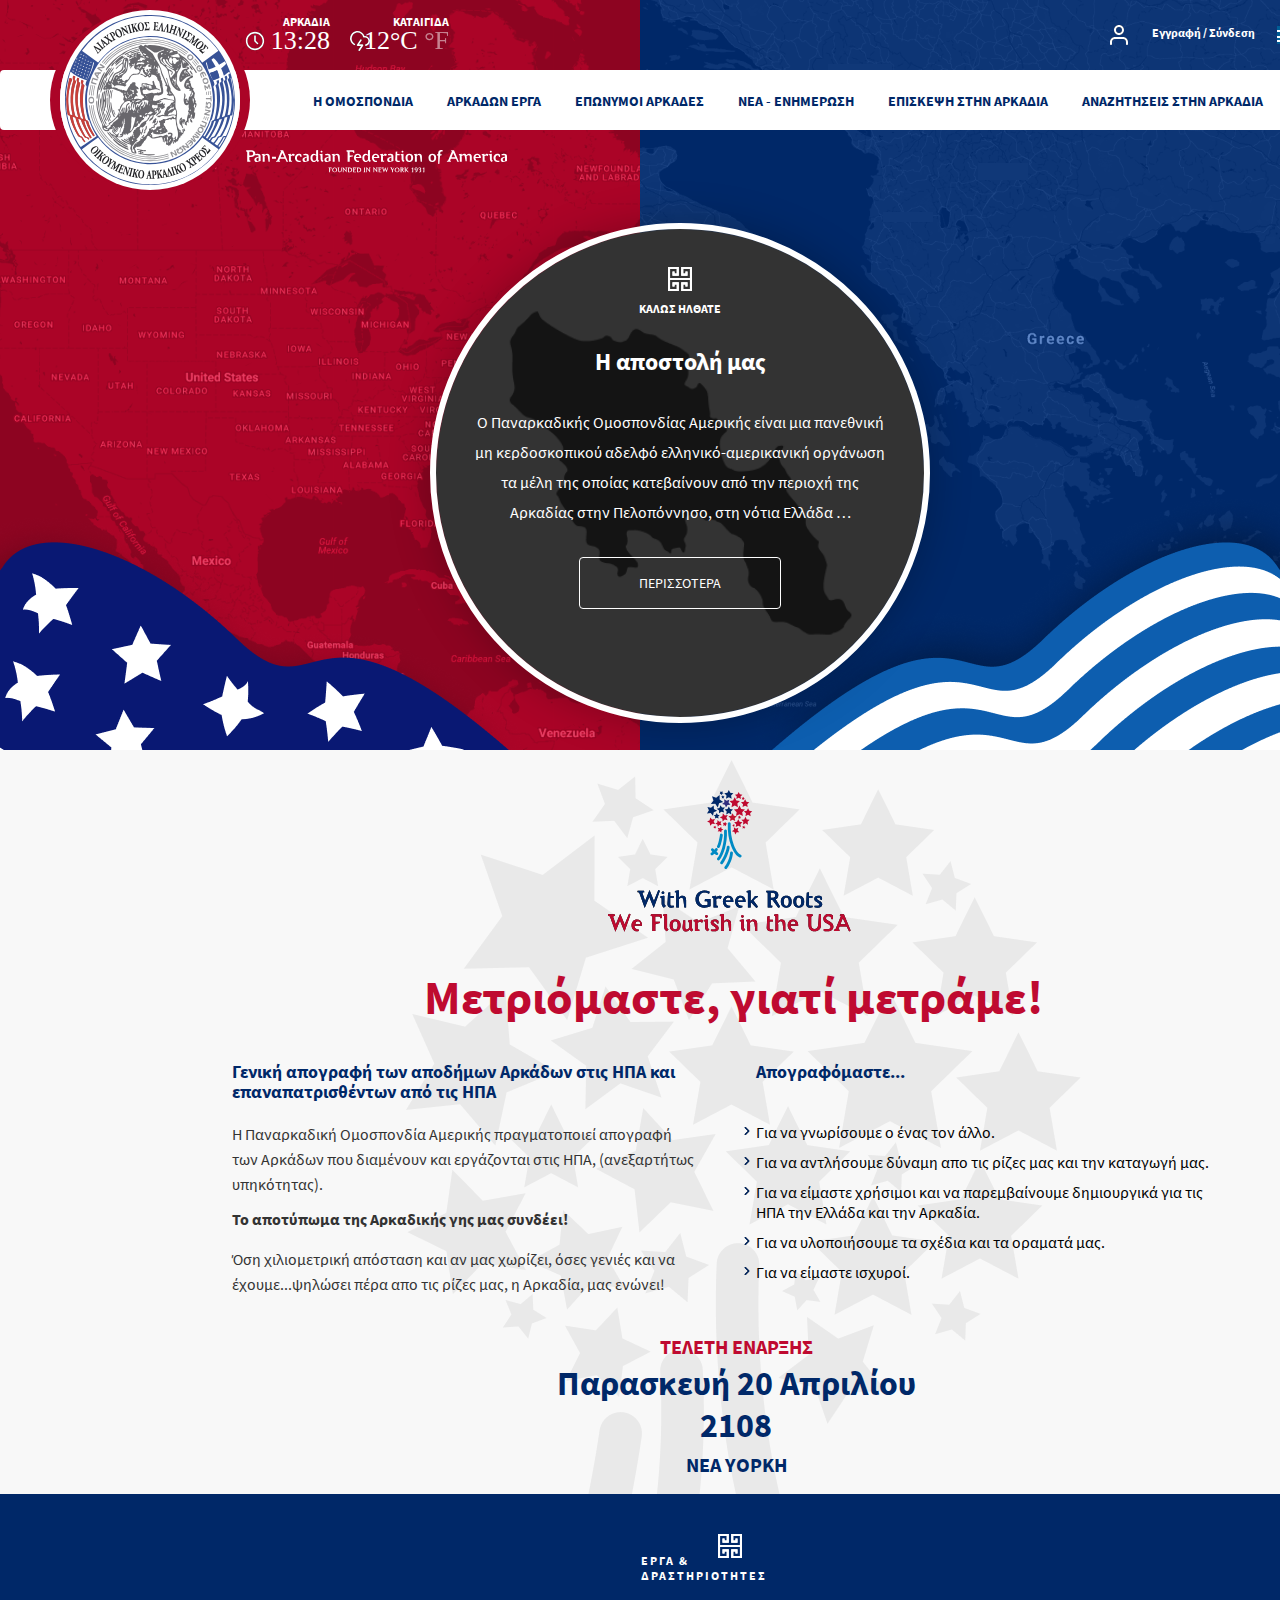
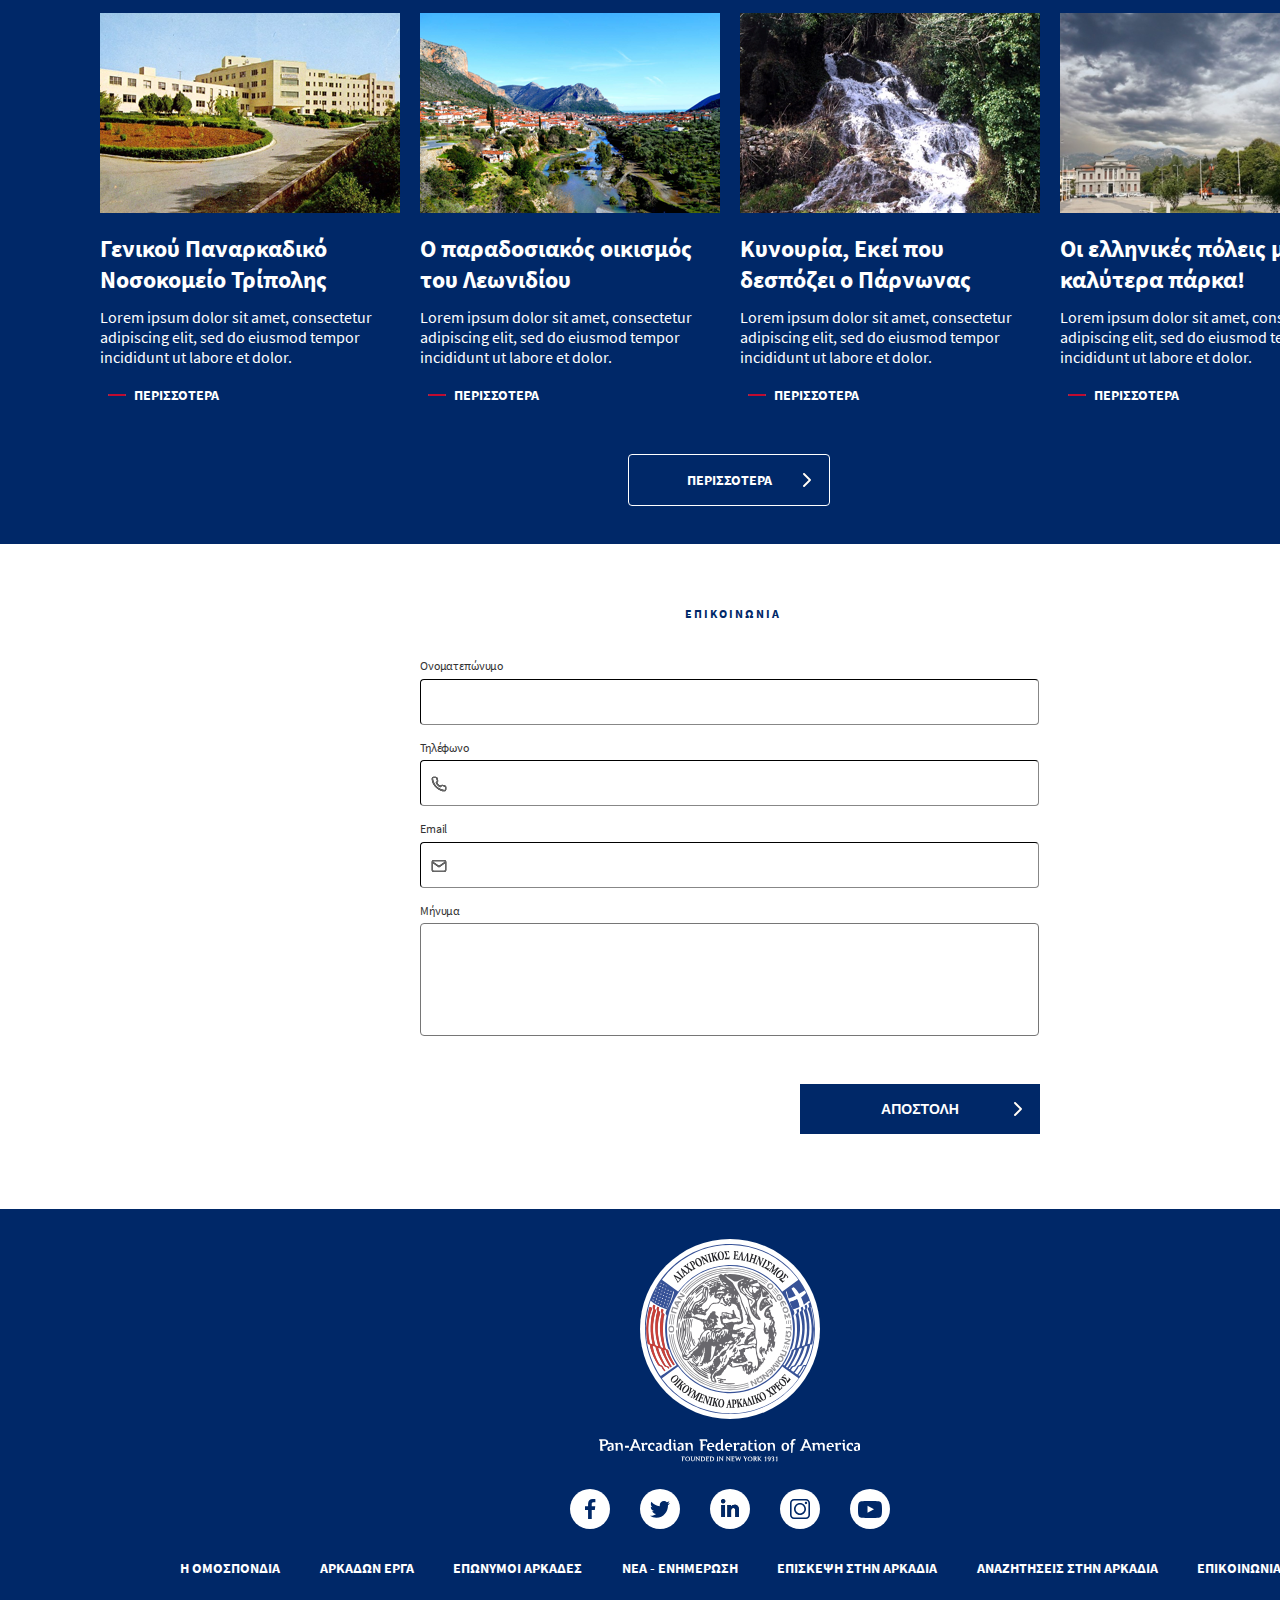
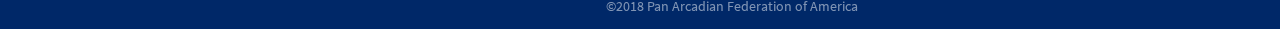
<file: html css/index.html>
<html>

<head>
  <link href="app.css" rel="stylesheet" />
</head>

<body>
  <!-- Slider -->
  <header>
    <div class="headerContainer">

      <div id="topBar">
        <a href="#">
          <div id="topBar-1st">
            <h4>ΑΡΚΑΔΙΑ</h4>
            <img src="svg/clock.svg" alt="clock icon">
            <p id="time">13:28</p>
          </div>
        </a>
        <a href="#">
          <div id="topBar-2nd">
            <h4>ΚΑΤΑΙΓΙΔΑ</h4>
            <img src="svg/weather.svg" alt="weather">
            <p>
              <p1>12°C</p1>
              <p2>°F</p2>
            </p>
          </div>
        </a>
        <a href="#">
          <div id="topBar-3rd">
            <img src="svg/user.svg" alt="user icon">
            <h4>Εγγραφή / Σύνδεση</h4>
          </div>
        </a>
        <a href="#">
          <div id="topBar-4th">
            <img src="svg/flag.svg" alt="country flag">
            <p id="down-arrow"></p>
          </div>
        </a>

      </div>
      <nav id="main">
        <a href="" id="logo"><img src="svg/logo.svg" alt="Logo"></a>

        <ul id="main-menu">
          <li class="first"><a href="#">Η ΟΜΟΣΠΟΝΔΙΑ</a>

            <!--  Drop down menu  -->

            <div class="sub-menu-1">
              <ul>
                <li><a href="#">Ιστορία </a></li>
                <li><a href="#">Διοικητικό Συμβούλιο </a></li>
                <li><a href="#">Πρόεδρος - Βιογραφικό Σημείωμα </a></li>
                <li><a href="#">Μήνυμα Προέδρου </a></li>
                <li><a href="#">Districts </a></li>
                <li><a href="#">Διατελεσαντες Προέδροι </a></li>
                <li><a href="#">Αποστολή - Αξίες </a></li>
                <li><a href="#">Πορεία - Εξέλιξη </a></li>
                <li><a href="#">Ο Έλληνας πρέσβης στην Ουάσιγκτον </a></li>
                <li><a href="#">Ο Πρέσβης ΗΠΑ στην Αθήνα </a></li>
                <li><a href="#">Ο Οικουμενικός Πατριάρχης </a></li>
                <li><a href="#">Ο Αρχιεπίσκοπος Αμερικής </a></li>
              </ul>
            </div>
          </li>
          <li><a href="#">ΑΡΚΑΔΩΝ ΕΡΓΑ</a></li>
          <li><a href="#">ΕΠΩΝΥΜΟΙ ΑΡΚΑΔΕΣ</a></li>
          <li><a href="#">ΝΕΑ - ΕΝΗΜΕΡΩΣΗ</a></li>
          <li><a href="#">ΕΠΙΣΚΕΨΗ ΣΤΗΝ ΑΡΚΑΔΙΑ</a></li>
          <li><a href="#">ΑΝΑΖΗΤΗΣΕΙΣ ΣΤΗΝ ΑΡΚΑΔΙΑ</a></li>
          <li><a href="#"><img src="svg/folder.svg" alt="mail"></a></li>
        </ul>

      </nav>

      <div id="founded">

        <div><img src="svg/founders.svg" alt="founded in New York at 1931"></div>

      </div>

      <div id="featured">
        <img src="svg/icon.svg" alt="icon">
        <h3>ΚΑΛΩΣ ΗΛΘΑΤΕ</h3>
        <h2>Η αποστολή μας</h2>
        <p>Ο Παναρκαδικής Ομοσπονδίας Αμερικής είναι μια πανεθνική μη κερδοσκοπικού αδελφό ελληνικό-αμερικανική οργάνωση
          τα μέλη της οποίας κατεβαίνουν από την περιοχή της Αρκαδίας στην Πελοπόννησο, στη νότια Ελλάδα …</p>
        <a href="#">ΠΕΡΙΣΣΟΤΕΡΑ</a>
      </div>

    </div>
  </header>

  <!-- Απογραφή -->

  <div id="apografiBg">

    <div id="apografiContainer">

      <div id="topHeader">
        <img id="tree" src="svg/tree.svg" alt="tree icon">
        <img id="treeHeader" src="svg/treeHeader.svg" alt="With Greek roots, we flourish in the USA">
      </div>
      <h1>Μετριόμαστε, γιατί μετράμε!</h1>
      <div id="textRightBox">
        <h4>Απογραφόμαστε...</h4>
        <ul>
          <li>Για να γνωρίσουμε ο ένας τον άλλο.</li>
          <li>Για να αντλήσουμε δύναμη απο τις ρίζες μας και την καταγωγή μας.</li>
          <li>Για να είμαστε χρήσιμοι και να παρεμβαίνουμε δημιουργικά για τις ΗΠΑ την Ελλάδα και την Αρκαδία.</li>
          <li>Για να υλοποιήσουμε τα σχέδια και τα οραματά μας.</li>
          <li>Για να είμαστε ισχυροί.</li>
        </ul>
      </div>
      <div id="textLeftBox">
        <h4>Γενική απογραφή των αποδήμων Αρκάδων στις ΗΠΑ και επαναπατρισθέντων από τις ΗΠΑ</h4>
        <p1>Η Παναρκαδική Ομοσπονδία Αμερικής πραγματοποιεί απογραφή των Αρκάδων που διαμένουν και εργάζονται στις ΗΠΑ,
          (ανεξαρτήτως υπηκότητας). </p1>
        <h5>Το αποτύπωμα της Αρκαδικής γης μας συνδέει!</h5>
        <p1>Όση χιλιομετρική απόσταση και αν μας χωρίζει, όσες γενιές και να έχουμε...ψηλώσει πέρα απο τις ρίζες μας, η
          Αρκαδία, μας ενώνει!</p1>
      </div>
      <div id="date">
        <h3>ΤΕΛΕΤΗ ΕΝΑΡΞΗΣ</h3>
        <h2>Παρασκευή 20 Απριλίου 2108</h2>
        <h4>ΝΕΑ ΥΟΡΚΗ</h4>
      </div>
    </div>

  </div>

  <!-- Έργα -->

  <div id="ergaBg">

    <div id="ergaContainer">

      <div id="header">
        <img src="svg/icon.svg" alt="icon">
        <h4>ΕΡΓΑ & ΔΡΑΣΤΗΡΙΟΤΗΤΕΣ</h4>
      </div>

      <div id="contentContainer">
        <div id="contentCard">
          <img src="images/Έργα 1.png">
          <h3>Γενικού Παναρκαδικό Νοσοκομείο Τρίπολης</h3>
          <p>Lorem ipsum dolor sit amet, consectetur adipiscing elit, sed do eiusmod tempor incididunt ut labore et
            dolor.</p>
          <a href="#">
            <div id="-moreButton">
              <img id="icon" src="svg/dash.svg">
              <h4>ΠΕΡΙΣΣΟΤΕΡΑ</h4>
            </div>
          </a>
        </div>
        <div id="contentCard">
          <img src="images/Έργα 2.png">
          <h3>Ο παραδοσιακός οικισμός του Λεωνιδίου</h3>
          <p>Lorem ipsum dolor sit amet, consectetur adipiscing elit, sed do eiusmod tempor incididunt ut labore et
            dolor.</p>
          <a href="#">
            <div id="-moreButton">
              <img id="icon" src="svg/dash.svg">
              <h4>ΠΕΡΙΣΣΟΤΕΡΑ</h4>
            </div>
          </a>
        </div>
        <div id="contentCard">
          <img src="images/Έργα 3.png">
          <h3>Κυνουρία, Εκεί που δεσπόζει ο Πάρνωνας</h3>
          <p>Lorem ipsum dolor sit amet, consectetur adipiscing elit, sed do eiusmod tempor incididunt ut labore et
            dolor.</p>
          <a href="#">
            <div id="-moreButton">
              <img id="icon" src="svg/dash.svg">
              <h4>ΠΕΡΙΣΣΟΤΕΡΑ</h4>
            </div>
          </a>
        </div>
        <div id="contentCard">
          <img src="images/Έργα 4.png">
          <h3>Οι ελληνικές πόλεις με τα καλύτερα πάρκα!</h3>
          <p>Lorem ipsum dolor sit amet, consectetur adipiscing elit, sed do eiusmod tempor incididunt ut labore et
            dolor.</p>
          <a href="#">
            <div id="-moreButton">
              <img id="icon" src="svg/dash.svg">
              <h4>ΠΕΡΙΣΣΟΤΕΡΑ</h4>
            </div>
          </a>
        </div>
      </div>
      <a href="#">
        <div id="moreButton">
          <h4>ΠΕΡΙΣΣΟΤΕΡΑ</h4>
          <img src="svg/bigRightArrow.svg" alt="rigt pointing arrow">
        </div>
      </a>
    </div>

  </div>

  <!-- Form -->

  <div id="formBg">
    <div id="formContainer">
      <h4>ΕΠΙΚΟΙΝΩΝΙΑ</h4>
      <div id="form">
        <form id="formData">
          <label for="nameSurname" id="nameSurname">Ονοματεπώνυμο</label>
          <input type="text" id="nameSurname">
          <label for="phone">Τηλέφωνο</label>
          <input type="text" id="phone">
          <label for="Email">Email</label>
          <input type="text" id="Email">
          <label for="message">Μήνυμα</label>
          <textarea id="message" form="formData"></textarea>
          <a href="#"><input type="submit" value="ΑΠΟΣΤΟΛΗ" id="send"></a>
        </form>
      </div>
    </div>
  </div>

  <!-- Footer -->

  <div id="footerBg">
    <div id="footer">
      <a href="#"><div id="backToTop"></div></a>
      <a href="#"><img id="footerLogo" src="svg/logo.svg" alt="logo"></a>
      <img id="footerFounders" src="svg/founders.svg" alt="founders tag">
      <div id="social">
        <a href="#"><div id="facebookIcon"></div></a>
        <a href="#"><div id="twitterIcon"></div></a>
        <a href="#"><div id="linkedInIcon"></div></a>
        <a href="#"><div id="instagramIcon"></div></a>
        <a href="#"><div id="youtubeIcon"></div></a>
      </div>
      <ul id="footerMenu">
        <li><a href="#">Η ΟΜΟΣΠΟΝΔΙΑ</a></li>
        <li><a href="#">ΑΡΚΑΔΩΝ ΕΡΓΑ</a></li>
        <li><a href="#">ΕΠΩΝΥΜΟΙ ΑΡΚΑΔΕΣ</a></li>
        <li><a href="#">ΝΕΑ - ΕΝΗΜΕΡΩΣΗ</a></li>
        <li><a href="#">ΕΠΙΣΚΕΨΗ ΣΤΗΝ ΑΡΚΑΔΙΑ</a></li>
        <li><a href="#">ΑΝΑΖΗΤΗΣΕΙΣ ΣΤΗΝ ΑΡΚΑΔΙΑ</a></li>
        <li><a href="#">ΕΠΙΚΟΙΝΩΝΙΑ</a></li>
      </ul>
      <p>©2018 Pan Arcadian Federation of America</p>
    </div>
  </div>

</body>

</html>
</file>
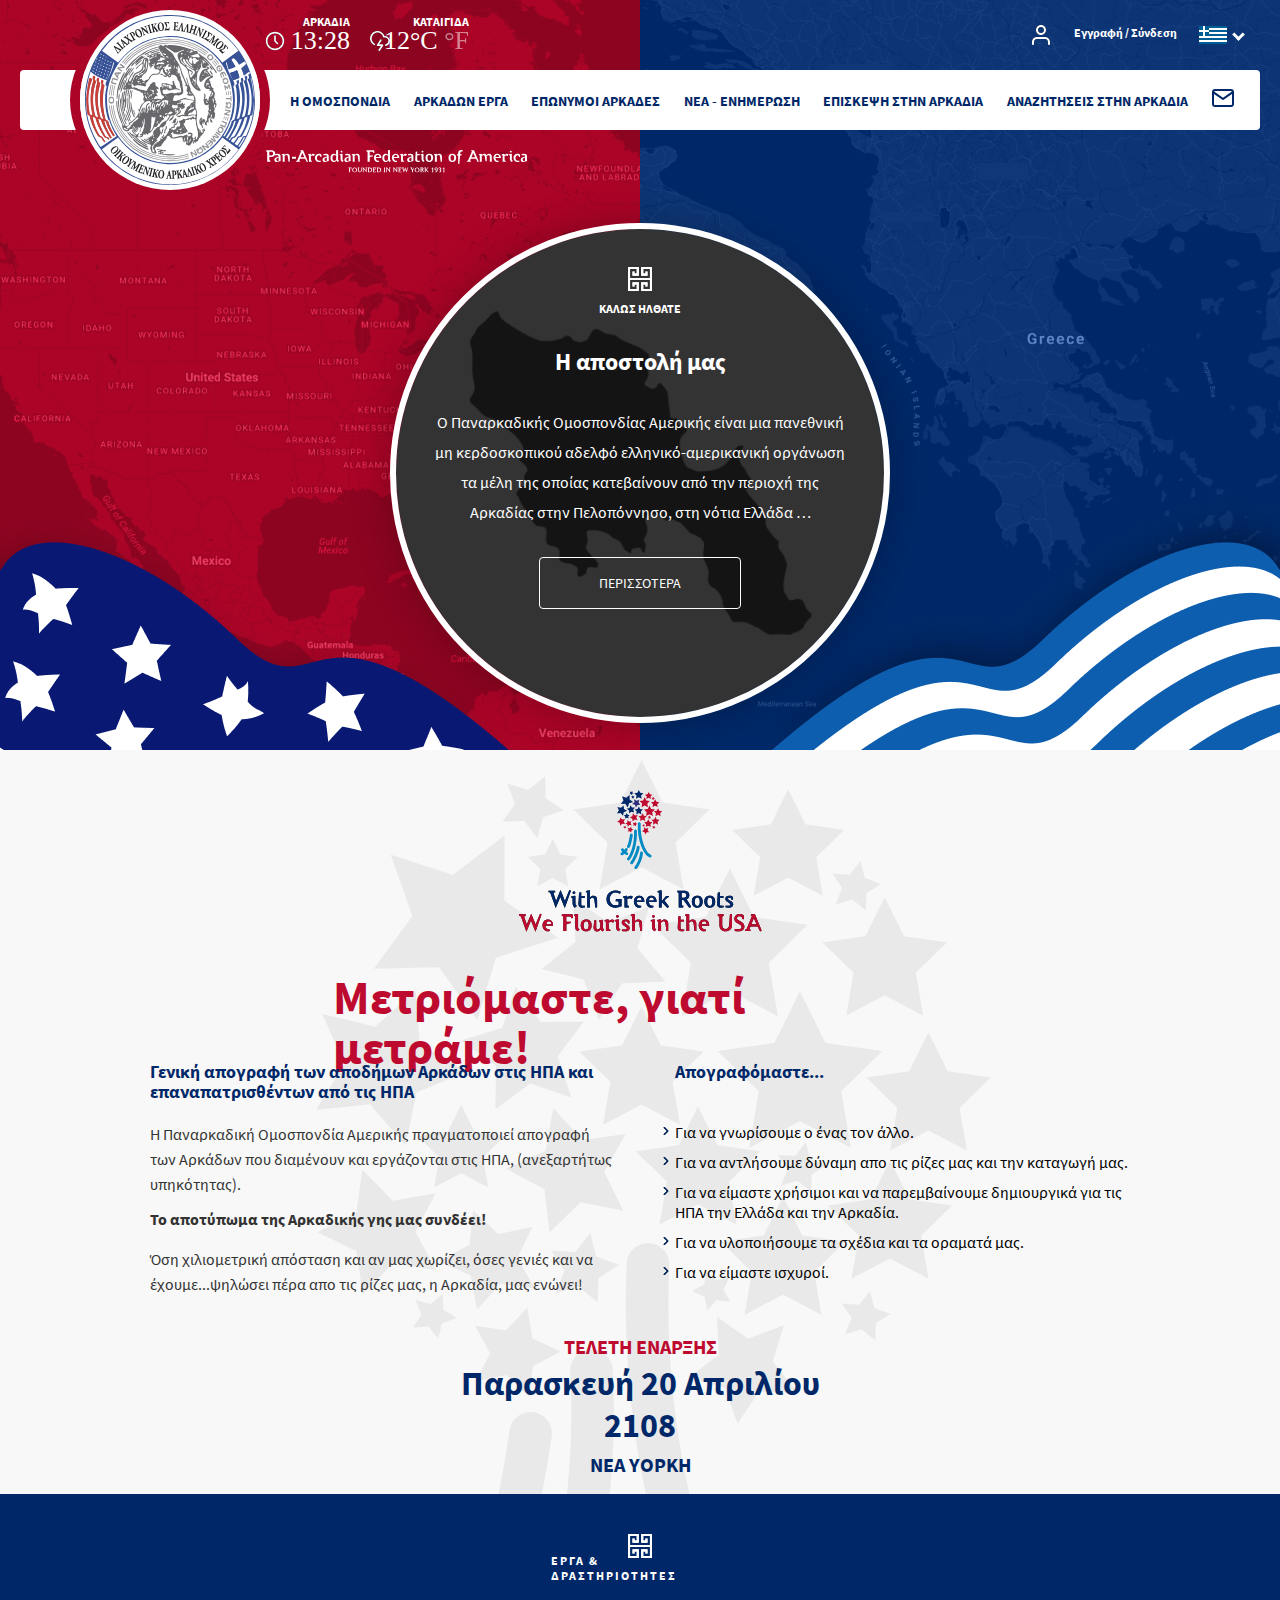
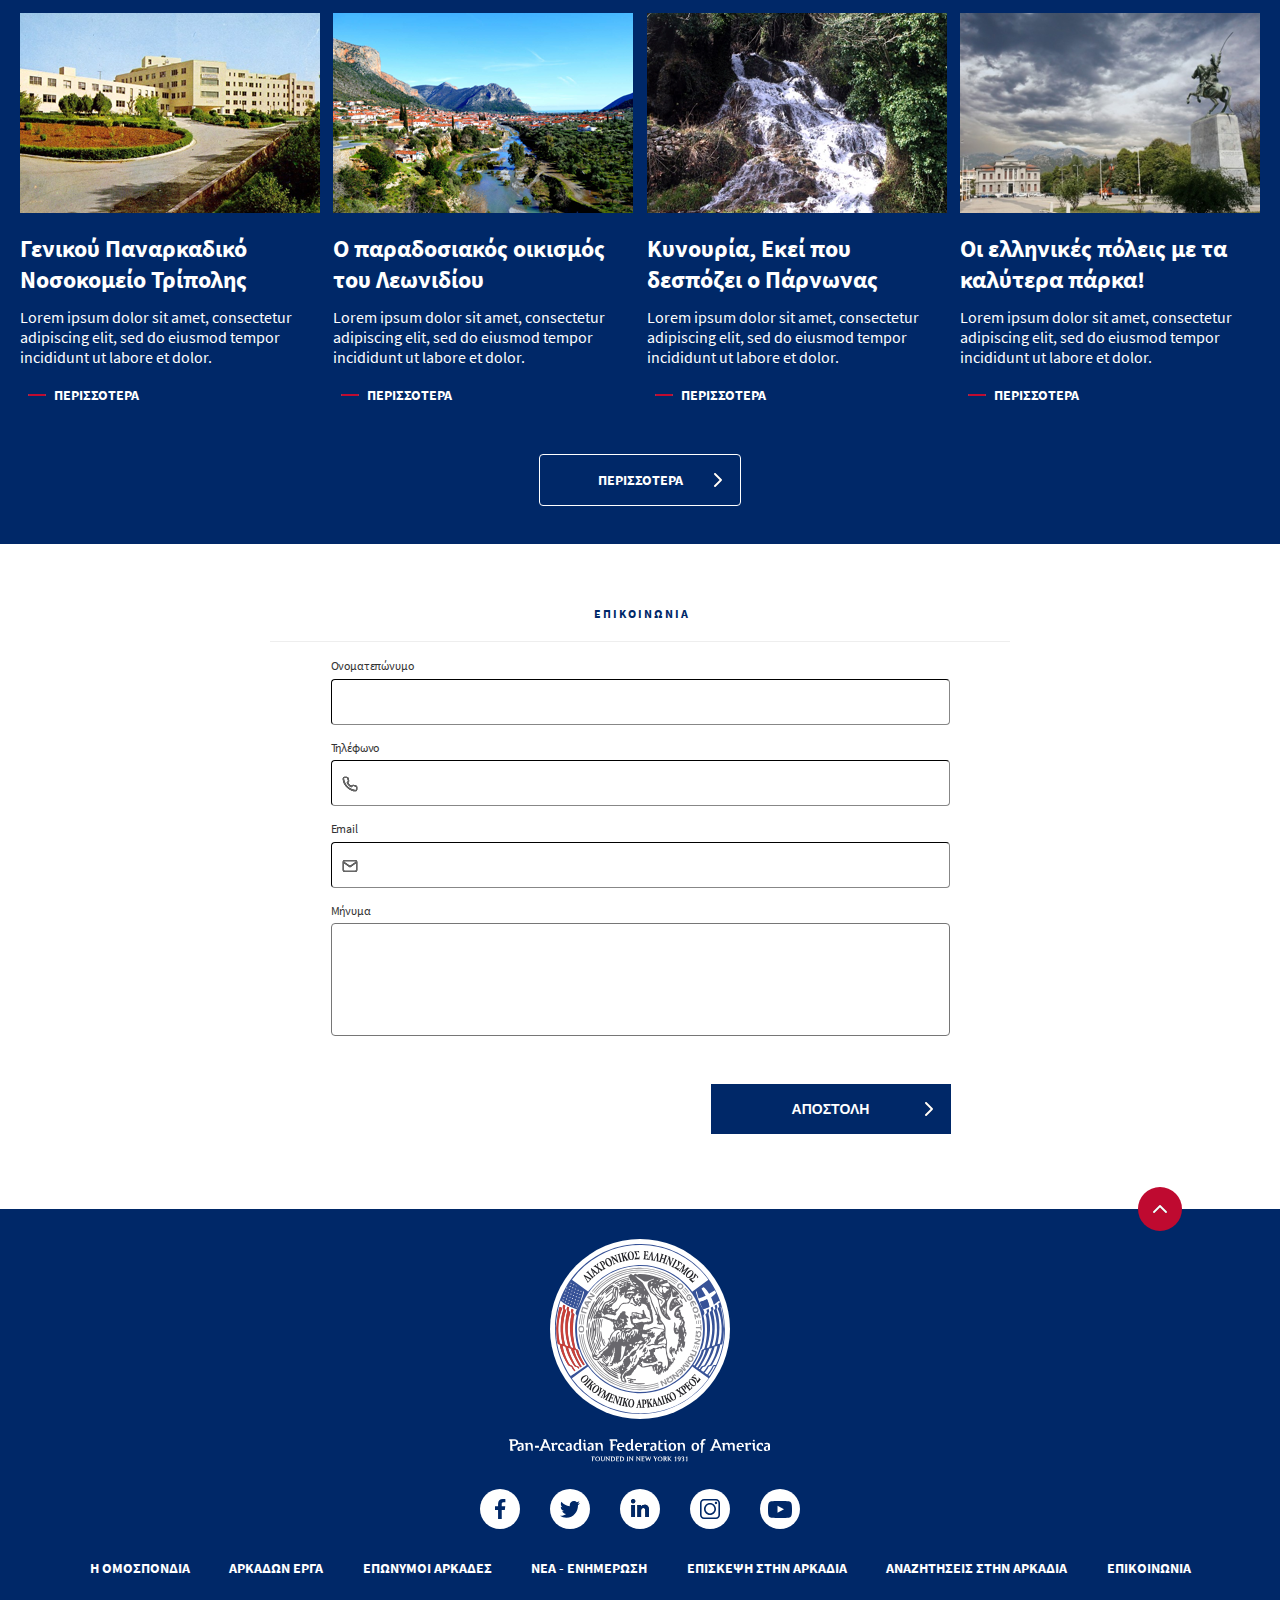
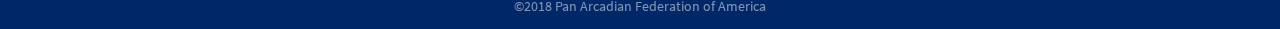
<file: responsive/index.html>
<html>

<head>
  <link href="app.css" rel="stylesheet" />
</head>

<body>
  <!-- Slider -->
  <header>
    <div class="headerContainer">

      <div id="topBar">
        <a href="#">
          <div id="topBar-1st">
            <h4>ΑΡΚΑΔΙΑ</h4>
            <img src="svg/clock.svg" alt="clock icon">
            <p id="time">13:28</p>
          </div>
        </a>
        <a href="#">
          <div id="topBar-2nd">
            <h4>ΚΑΤΑΙΓΙΔΑ</h4>
            <img src="svg/weather.svg" alt="weather">
            <p>
              <p1>12°C</p1>
              <p2>°F</p2>
            </p>
          </div>
        </a>
        <a href="#">
          <div id="topBar-3rd">
            <img src="svg/user.svg" alt="user icon">
            <h4>Εγγραφή / Σύνδεση</h4>
          </div>
        </a>
        <a href="#">
          <div id="topBar-4th">
            <img src="svg/flag.svg" alt="country flag">
            <p id="down-arrow"></p>
          </div>
        </a>

      </div>
      <nav id="main">
        <a href="" id="logo"><img src="svg/logo.svg" alt="Logo"></a>

        <ul id="main-menu">
          <li class="first"><a href="#">Η ΟΜΟΣΠΟΝΔΙΑ</a>

            <!--  Drop down menu  -->

            <div class="sub-menu-1">
              <ul>
                <li><a href="#">Ιστορία </a></li>
                <li><a href="#">Διοικητικό Συμβούλιο </a></li>
                <li><a href="#">Πρόεδρος - Βιογραφικό Σημείωμα </a></li>
                <li><a href="#">Μήνυμα Προέδρου </a></li>
                <li><a href="#">Districts </a></li>
                <li><a href="#">Διατελεσαντες Προέδροι </a></li>
                <li><a href="#">Αποστολή - Αξίες </a></li>
                <li><a href="#">Πορεία - Εξέλιξη </a></li>
                <li><a href="#">Ο Έλληνας πρέσβης στην Ουάσιγκτον </a></li>
                <li><a href="#">Ο Πρέσβης ΗΠΑ στην Αθήνα </a></li>
                <li><a href="#">Ο Οικουμενικός Πατριάρχης </a></li>
                <li><a href="#">Ο Αρχιεπίσκοπος Αμερικής </a></li>
              </ul>
            </div>
          </li>
          <li><a href="#">ΑΡΚΑΔΩΝ ΕΡΓΑ</a></li>
          <li><a href="#">ΕΠΩΝΥΜΟΙ ΑΡΚΑΔΕΣ</a></li>
          <li><a href="#">ΝΕΑ - ΕΝΗΜΕΡΩΣΗ</a></li>
          <li><a href="#">ΕΠΙΣΚΕΨΗ ΣΤΗΝ ΑΡΚΑΔΙΑ</a></li>
          <li><a href="#">ΑΝΑΖΗΤΗΣΕΙΣ ΣΤΗΝ ΑΡΚΑΔΙΑ</a></li>
          <li><a href="#"><img src="svg/folder.svg" alt="mail"></a></li>
        </ul>

      </nav>

      <div id="founded">

        <div><img src="svg/founders.svg" alt="founded in New York at 1931"></div>

      </div>

      <div id="featured">
        <img src="svg/icon.svg" alt="icon">
        <h3>ΚΑΛΩΣ ΗΛΘΑΤΕ</h3>
        <h2>Η αποστολή μας</h2>
        <p>Ο Παναρκαδικής Ομοσπονδίας Αμερικής είναι μια πανεθνική μη κερδοσκοπικού αδελφό ελληνικό-αμερικανική οργάνωση
          τα μέλη της οποίας κατεβαίνουν από την περιοχή της Αρκαδίας στην Πελοπόννησο, στη νότια Ελλάδα …</p>
        <a href="#">ΠΕΡΙΣΣΟΤΕΡΑ</a>
      </div>

    </div>
  </header>

  <!-- Απογραφή -->

  <div id="apografiBg">

    <div id="apografiContainer">

      <div id="topHeader">
        <img id="tree" src="svg/tree.svg" alt="tree icon">
        <img id="treeHeader" src="svg/treeHeader.svg" alt="With Greek roots, we flourish in the USA">
      </div>
      <h1>Μετριόμαστε, γιατί μετράμε!</h1>
      <div id="textRightBox">
        <h4>Απογραφόμαστε...</h4>
        <ul>
          <li>Για να γνωρίσουμε ο ένας τον άλλο.</li>
          <li>Για να αντλήσουμε δύναμη απο τις ρίζες μας και την καταγωγή μας.</li>
          <li>Για να είμαστε χρήσιμοι και να παρεμβαίνουμε δημιουργικά για τις ΗΠΑ την Ελλάδα και την Αρκαδία.</li>
          <li>Για να υλοποιήσουμε τα σχέδια και τα οραματά μας.</li>
          <li>Για να είμαστε ισχυροί.</li>
        </ul>
      </div>
      <div id="textLeftBox">
        <h4>Γενική απογραφή των αποδήμων Αρκάδων στις ΗΠΑ και επαναπατρισθέντων από τις ΗΠΑ</h4>
        <p1>Η Παναρκαδική Ομοσπονδία Αμερικής πραγματοποιεί απογραφή των Αρκάδων που διαμένουν και εργάζονται στις ΗΠΑ,
          (ανεξαρτήτως υπηκότητας). </p1>
        <h5>Το αποτύπωμα της Αρκαδικής γης μας συνδέει!</h5>
        <p1>Όση χιλιομετρική απόσταση και αν μας χωρίζει, όσες γενιές και να έχουμε...ψηλώσει πέρα απο τις ρίζες μας, η
          Αρκαδία, μας ενώνει!</p1>
      </div>
      <div id="date">
        <h3>ΤΕΛΕΤΗ ΕΝΑΡΞΗΣ</h3>
        <h2>Παρασκευή 20 Απριλίου 2108</h2>
        <h4>ΝΕΑ ΥΟΡΚΗ</h4>
      </div>
    </div>

  </div>

  <!-- Έργα -->

  <div id="ergaBg">

    <div id="ergaContainer">

      <div id="header">
        <img src="svg/icon.svg" alt="icon">
        <h4>ΕΡΓΑ & ΔΡΑΣΤΗΡΙΟΤΗΤΕΣ</h4>
      </div>

      <div id="contentContainer">
        <div id="contentCard">
          <img src="images/Έργα 1.png">
          <h3>Γενικού Παναρκαδικό Νοσοκομείο Τρίπολης</h3>
          <p>Lorem ipsum dolor sit amet, consectetur adipiscing elit, sed do eiusmod tempor incididunt ut labore et
            dolor.</p>
          <a href="#">
            <div id="-moreButton">
              <img id="icon" src="svg/dash.svg">
              <h4>ΠΕΡΙΣΣΟΤΕΡΑ</h4>
            </div>
          </a>
        </div>
        <div id="contentCard">
          <img src="images/Έργα 2.png">
          <h3>Ο παραδοσιακός οικισμός του Λεωνιδίου</h3>
          <p>Lorem ipsum dolor sit amet, consectetur adipiscing elit, sed do eiusmod tempor incididunt ut labore et
            dolor.</p>
          <a href="#">
            <div id="-moreButton">
              <img id="icon" src="svg/dash.svg">
              <h4>ΠΕΡΙΣΣΟΤΕΡΑ</h4>
            </div>
          </a>
        </div>
        <div id="contentCard">
          <img src="images/Έργα 3.png">
          <h3>Κυνουρία, Εκεί που δεσπόζει ο Πάρνωνας</h3>
          <p>Lorem ipsum dolor sit amet, consectetur adipiscing elit, sed do eiusmod tempor incididunt ut labore et
            dolor.</p>
          <a href="#">
            <div id="-moreButton">
              <img id="icon" src="svg/dash.svg">
              <h4>ΠΕΡΙΣΣΟΤΕΡΑ</h4>
            </div>
          </a>
        </div>
        <div id="contentCard">
          <img src="images/Έργα 4.png">
          <h3>Οι ελληνικές πόλεις με τα καλύτερα πάρκα!</h3>
          <p>Lorem ipsum dolor sit amet, consectetur adipiscing elit, sed do eiusmod tempor incididunt ut labore et
            dolor.</p>
          <a href="#">
            <div id="-moreButton">
              <img id="icon" src="svg/dash.svg">
              <h4>ΠΕΡΙΣΣΟΤΕΡΑ</h4>
            </div>
          </a>
        </div>
      </div>
      <a href="#">
        <div id="moreButton">
          <h4>ΠΕΡΙΣΣΟΤΕΡΑ</h4>
          <img src="svg/bigRightArrow.svg" alt="rigt pointing arrow">
        </div>
      </a>
    </div>

  </div>

  <!-- Form -->

  <div id="formBg">
    <div id="formContainer">
      <h4>ΕΠΙΚΟΙΝΩΝΙΑ</h4>
      <div id="cosmeticLine"></div>
      <div id="form">
        <form id="formData">
          <label for="nameSurname" id="nameSurname">Ονοματεπώνυμο</label>
          <input type="text" id="nameSurname">
          <label for="phone">Τηλέφωνο</label>
          <input type="text" id="phone">
          <label for="Email">Email</label>
          <input type="text" id="Email">
          <label for="message">Μήνυμα</label>
          <textarea id="message" form="formData"></textarea>
          <a href="#"><input type="submit" value="ΑΠΟΣΤΟΛΗ" id="send"></a>
        </form>
      </div>
    </div>
  </div>

  <!-- Footer -->

  <div id="footerBg">
    <div id="footer">
      <a href="#">
        <div id="backToTop"></div>
      </a>
      <a href="#"><img id="footerLogo" src="svg/logo.svg" alt="logo"></a>
      <img id="footerFounders" src="svg/founders.svg" alt="founders tag">
      <div id="social">
        <a href="#">
          <div id="facebookIcon"></div>
        </a>
        <a href="#">
          <div id="twitterIcon"></div>
        </a>
        <a href="#">
          <div id="linkedInIcon"></div>
        </a>
        <a href="#">
          <div id="instagramIcon"></div>
        </a>
        <a href="#">
          <div id="youtubeIcon"></div>
        </a>
      </div>
      <ul id="footerMenu">
        <li><a href="#">Η ΟΜΟΣΠΟΝΔΙΑ</a></li>
        <li><a href="#">ΑΡΚΑΔΩΝ ΕΡΓΑ</a></li>
        <li><a href="#">ΕΠΩΝΥΜΟΙ ΑΡΚΑΔΕΣ</a></li>
        <li><a href="#">ΝΕΑ - ΕΝΗΜΕΡΩΣΗ</a></li>
        <li><a href="#">ΕΠΙΣΚΕΨΗ ΣΤΗΝ ΑΡΚΑΔΙΑ</a></li>
        <li><a href="#">ΑΝΑΖΗΤΗΣΕΙΣ ΣΤΗΝ ΑΡΚΑΔΙΑ</a></li>
        <li><a href="#">ΕΠΙΚΟΙΝΩΝΙΑ</a></li>
      </ul>
      <p>©2018 Pan Arcadian Federation of America</p>
    </div>
  </div>

</body>

</html>
</file>
<file: html css/app.css>
@font-face{
  font-family:ProximaNova ;
  src: url(./fonts/Proxima\ Nova\ Regular.otf);
  font-weight: normal;
}

@font-face{
  font-family:ProximaNova ;
  src: url(./fonts/Proxima\ Nova\ Bold.otf.otf);
  font-weight: bold;
}

@font-face{
  font-family:SourceSansPro ;
  src: url(./fonts/SourceSansPro-Regular.ttf);
  font-weight: normal;
}


@font-face{
  font-family:SourceSansPro ;
  src: url(./fonts/SourceSansPro-Bold.ttf);
  font-weight: bold;
}

body{
  margin: 0;
  font-family: 'SourceSansPro', serif;
}

/* --------- Slider ----------- */

header{
  background: url(./images/theme.png) bottom center no-repeat;
  height: 750px;
  background-size: cover;
  /* added overflow in order for the parrent header
   stays put when adding top marging to the topBar 
  overflow: hidden; */
}

#topBar{
  position: relative;
  height: 44px;
  width: 1078px;
  left: 245px;
  padding: 14px 0 12px 0;
}

#topBar-1st{
  position: absolute;
  width: 85px;
  height: 44px;
  top: 14px;
}

#topBar-1st h4{
  position: absolute;
  font-size: 12px;
  font-weight: bold;
  margin: 0;
  top: 0px;
  right: 0px;
  color: white;
}

#topBar-1st img{
  position: absolute;
  top: 17px;
}

#time{
  position: absolute;
  font-size: 26px;
  color: white;
  top: 12px;
  right: 0px;
  margin: 0;
  font-family: Proxima Nova;
}

#topBar-2nd{
  position: absolute;
  display: inline-block;
  width: 99px;
  height: 44px;
  left: 105px;
}

#topBar-2nd h4{
  position: absolute;
  font-size: 12px;
  font-weight: bold;
  margin: 0;
  top: 0px;
  right: 0px;
  color: white;
}

#topBar-2nd img{
  position: absolute;
  top: 17px;
}

#topBar-2nd p{
  position: absolute;
  font-size: 26px;
  color: white;
  top: 12px;
  right: 0px;
  margin: 0;
  font-family: Proxima Nova;
}

#topBar-2nd p2{
 opacity: 50%;
}

#topBar-3rd{
  position: absolute;
  width: 150px;
  height: 24px;
  top: 23px;
  right: 66px;
}

#topBar-3rd img{
  position: absolute;
  left: 0px;
}

#topBar-3rd h4{
  position: absolute;
  font-size: 12px;
  font-weight: bold;
  margin: 0;
  top: 2px;
  right: 2px;
  color: white;
}

#topBar-4th{
  position: absolute;
  width: 46px;
  height: 20px;
  right: 0px;
  top: 26px;
}

#topBar-4th img{
  position: absolute;
  left: 0px;
}

#down-arrow{
  position: absolute;
  bottom: -9px;
  right: 2px;
  border: solid white;
  border-width: 0 3px 3px 0;
  display: inline-block;
  padding: 3px;
  transform: rotate(45deg);
  -webkit-transform: rotate(45deg);
}

nav#main{
  height: 60px;
  border-radius: 4px;
  background: #FFFFFF;
  position: relative;
}

#logo{
  position: absolute;
  display: block;
  border: 10px solid #AB0427;
  border-radius: 100%;
  border-top: 0px;
  border-bottom: 0px;
  left: 50px;
  top: 50%;
  transform: translateY(-50%);
}

#logo img{
  display: block;
}

.headerContainer{
  width: 1360px;
  margin: 0 auto;
}

#main-menu{
  margin: 0;
  padding: 0 39px 0 313px;
  display: flex;
  align-items: center;
  height: 60px;
  list-style: none;
  text-decoration:none;
  justify-content: space-between;
}


#main-menu a{
  color: #002868;
  font-size: 14px;
  font-weight: bold;
  text-decoration: none;
}

#main-menu a:hover{
  color: #BF0A30;
}

#founded{
  position: relative;
  width: 262px;
  height: 23px;
  left: 246px;
  top: 20px;
}

#featured{
  position: relative;
  background: url(./images/circle.png) 0 0 no-repeat;
  background-size: 100% 100%;
  margin: 70px auto 0;
  width: 412px;
  height: 412px;
  border: 6px solid white;
  border-radius: 100%;
  box-shadow: 0 0 40px rgba(0, 0, 0, 0.25) ;
  text-align: center;
  color: white;
  padding: 38px;
}

#featured h3{
  margin: 10px 0 30px;
  font-size: 12px;
}

#featured h2{
  margin: 0 0 30px;
}

#featured p{
  font-size: 16px;
  margin: 0 0 30px;
  line-height: 30px;
}

#featured a{
  border-radius: 4px;
  border: 1px solid white;
  font-size: 14px;
  color: white;
  width: 200px;
  height: 50px;
  display: inline-flex;
  align-items: center;
  justify-content: center;
  text-decoration: none;
}

.sub-menu-1{
  display: none;
}

.sub-menu-1 ul{
  list-style-type: none;
  padding: 0;
}

.sub-menu-1 ul li{
  margin-top: 10px;
}

.first:hover .sub-menu-1{
  display: inline-block;
  position: absolute;
  background: white;
  padding: 6px 0 20px 20px;
  width: 255px;
  height: 365px;
  z-index: 1;
  top: 70px;
  left: 235px;
}

/*------------------Απογραφή----------------------*/

#apografiBg{
  background: white;
  height: 744px;
  margin: 0 auto;
}

#apografiContainer{
  width: 1460px;
  height: 744px;
  margin: 0 auto;
  position: relative;
  background-image: url(images/apografiBg.png);
}

#topHeader{
position: relative;
height: 142px;
width: 255px;
top: 40px;
left: 602px;
}

#tree{
  margin-left: auto;
  margin-right: auto;
  display: block;
}

#treeHeader{
  position: relative;
  margin-top: 20px;
}

#apografiContainer h1{
  position: absolute;
  line-height: 50px;
  font-size: 48px;
  font-weight: bold;
  color: BF0A30;
  top: 222px;
  left: 424px;
  margin: 0;
}

#textLeftBox{
  position: absolute;
  display: inline-block;
  width: 464px;
  height: 245px;
  top: 312px;
  left: 232px;
}

#textRightBox{
  position: absolute;
  display: inline-block;
  width: 475px;
  height: 235px;
  top: 312px;
  right: 229px;
}

#textLeftBox h4{
  font-size: 18px;
  font-weight: bold;
  line-height: 20px;
  font-family: SourceSansPro;
  color: 002868;
  margin: 0 0 20px 0;
}

#textLeftBox h5{
  font-size: 16px;
  font-weight: bold;
  line-height: 25px;
  font-family: SourceSansPro;
  color: 333333;
  margin: 0;
  margin: 10px 0 15px 0;
}


#textLeftBox p1{
  font-size: 16px;
  line-height: 25px;
  font-weight: normal;
  font-family: SourceSansPro;
  color: 333333;
}

#textRightBox h4{
  margin: 0 0 40px 0;
  font-size: 18px;
  font-weight: bold;
  line-height: 20px;
  color: 002868;
}

#textRightBox ul{
  list-style: none;
  margin: 0;
  padding: 0;
}

#textRightBox ul li{
  margin: 0 0 10px 0;
}

#textRightBox ul li::before{
  content: url(svg/rightPointingArrow.svg);
  color: 002868;
  display: inline-block;
  width: 1em;
  margin-left: -1em;
}

#date{
  position: absolute;
  width: 440px;
  height: 97px;
  top: 587px;
  left: 516px;
}

#date h3{
  font-size: 20px;
  font-weight: bold;
  line-height: 20px;
  font-family: SourceSansPro;
  color: BF0A30;
  margin-top: 0;
  margin-bottom: 5px;
  text-align: center;
}

#date h2{
  font-size: 34px;
  font-weight: bold;
  line-height: auto;
  font-family: SourceSansPro;
  color: 002868;
  margin: 0 1.5px 9px 1.5px;
  text-align: center;
}

#date h4{
  font-size: 20px;
  font-weight: bold;
  line-height: 20px;
  font-family: SourceSansPro;
  color: 002868;
  margin: 0;
  text-align: center;
}


/* --------- Έργα ----------- */

#ergaBg{
  background-size: cover;
  height: 650px;
  background: #002868;
}

#ergaContainer{
  position: relative;
  height: 650px;
  width: 1460px;
  margin: 0 auto;
}

#ergaContainer #header{
  position: absolute;
  top: 40px;
  right: 641px;
  display: block;
  width: 178px;
  height: 49px;
}

#ergaContainer #header h4{
  position: absolute;
  color: white;
  font-size: 12px;
  font-weight: bold;
  letter-spacing: 2px;
  margin: 0;
  right: 1.5px;
  bottom: 0px;
}

#ergaContainer #header img{
  position: absolute;
  left: 77px;
}

#contentContainer{
  position: absolute;
  top: 119px;
  left: 100px;
  height: 413px;
  width: 1260px;
  display: flex;
  justify-content: space-between;
}

#contentContainer #contentCard{
  height: 413px;
  width: 300px;
  /*margin-right: 20px;*/
}

#contentContainer #contentCard h3{
  margin: 20px 0 0 0;
  color: #FFFFFF;
  font-size: 24px;
  font-weight: bold;
}

#contentContainer #contentCard p{
  margin: 12px 0 0 0;
  color: #FFFFFF;
  font-size: 16px;
}

#contentContainer #contentCard #-moreButton{
  position: relative;
  height: 46px;
  width: 150px;
  margin: 5px 0 0 0;
}

#contentContainer #contentCard h4{
  display: inline-block;
  position: absolute;
  top: 14px;
  color: #FFFFFF;
  font-size: 14px;
  font-weight: bold;
  margin: 0;
}

#contentContainer #contentCard #icon{
  display: inline-block;
  margin: 11px 5px 11px 5px;
}

#moreButton{
  position: absolute;
  width: 200px;
  height: 50px;
  top: 560px;
  right: 630px;
  border: solid white;
  border-width: 1px;
  border-radius: 4px;
  text-align: center;
}

#moreButton:hover{
  background-color: #BF0A30;
}

#moreButton h4{
  display: inline-block;
  margin: 16px;
  font-size: 14px;
  font-weight: bold;
  color: #FFFFFF;
}

#moreButton img{
  position: absolute;
  display: inline-block;
  top: 13px;
  right: 10px;
}

/* form */

#formBg{
  background-size: cover;
  height: 643px;
  background: white;
}

#formContainer{
  position: relative;
  height: 643px;
  width: 1460px;
  margin: 0 auto;
}

form{
  margin: 0;
}

#formContainer h4{
  position: absolute;
  width: 93px;
  height: 15px;
  top: 62px;
  left: 684.5px;
  margin: 0 0 37px 0;
  font-size: 12px;
  font-weight: bold;
  letter-spacing: 2px;
  color: #002868;
}

#formContainer #form{
  position: absolute;
  width: 619px;
  height: 378px;
  top: 114px;
  left: 420px;
}

textarea#message{
  width: 619px;
  height: 113px;
  border-radius: 4px;
  font-size: 20px;
  color: 333333;
  border-width: 1px;
  resize: none;
}

input#nameSurname{
  width: 619px;
  height: 46px;
  border-radius: 4px;
}

input#phone{
  background-image: url(svg/phone.svg);
  background-position: 10px 15px;
  background-repeat: no-repeat;
  padding-left: 30px;
  width: 619px;
  height: 46px;
  border-radius: 4px;
}

input#Email{
  background-image: url(svg/email.svg);
  background-position: 10px 15px;
  background-repeat: no-repeat;
  padding-left: 30px;
  width: 619px;
  height: 46px;
  border-radius: 4px;
}

form label{
  display: block;
  width: 240px;
  height: 15px;
  margin-bottom: 5.5px;
  margin-top: 15px;
  font-size: 12px;
  letter-spacing: -0.15px;
  color: 333333;
}

form label#nameSurname{
  margin-top: 0;
}

form input{
  font-size: 20px;
  border-color: 333333;
  border-width: 1px;
}

form input#send{
  position: relative;
  background-color: #002868;
  background-image: url(svg/bigRightArrow.svg);
  background-position: 206px 13px;
  background-repeat: no-repeat;
  color: #FFFFFF;
  font-size: 14px;
  font-weight: bold;
  width: 240px;
  height: 50px;
  top: 48px;
  left: 380px;
  box-sizing: border-box;
  border: none;
}

form input#send:hover{
  background-color: #BF0A30;
  cursor: pointer;
}

/* footer */

#footerBg{
  position: relative;
  margin-top: 22px;
  height: 420;
  background-color: #002868;
}

#footer{
  position: relative;
  width: 1460px;
  height: 420px;
  margin: 0 auto;
}

#backToTop{
  position: absolute;
  width: 44px;
  height: 44px;
  top: 0px;
  left: 1316px;
  border-radius: 100%;
  border: none;
  background-color: #BF0A30;
  background-image: url(svg/bigTopArrow.svg);
  background-repeat: no-repeat;
  background-position: center;
  transform: translateY(-50%);
}

#footerLogo{
  position: absolute;
  top: 30px;
  left: 640px;
}

#footerFounders{
  position: absolute;
  top: 230px;
  left: 599px;
}

#social{
  position: absolute;
  display: flex;
  justify-content: space-between;
  width: 320px;
  height: 40px;
  bottom:100px;
  left:570px;
}

#facebookIcon{
  width: 40px;
  height: 40px;
  border-radius: 100%;
  border: none;
  background-image: url(svg/facebook.svg);
  background-position: center;
  background-color: #FFFFFF;
}

#twitterIcon{
  width: 40px;
  height: 40px;
  border-radius: 100%;
  border: none;
  background-image: url(svg/twitter.svg);
  background-position: center;
  background-color: #FFFFFF;
}

#linkedInIcon{
  width: 40px;
  height: 40px;
  border-radius: 100%;
  border: none;
  background-image: url(svg/linkedIn.svg);
  background-position: center;
  background-color: #FFFFFF;
}

#instagramIcon{
  width: 40px;
  height: 40px;
  border-radius: 100%;
  border: none;
  background-image: url(svg/instagram.svg);
  background-position: center;
  background-color: #FFFFFF;
}

#youtubeIcon{
  width: 40px;
  height: 40px;
  border-radius: 100%;
  border: none;
  background-image: url(svg/youtube.svg);
  background-position: center;
  background-color: #FFFFFF;
}

#footerMenu{
  position: absolute;
  width: 1101px;
  height: 30px;
  bottom: 40px;
  left: 180px;
}

#footerMenu{
  margin: 0;
  padding: 0;
  display: flex;
  align-items: center;
  width: 1101px;
  height: 30px;
  list-style: none;
  text-decoration:none;
  justify-content: space-between;
}

#footerMenu li{
  font-size: 14px;
  padding-bottom: 12px;
  font-weight: bold;
  color: #FFFFFF;
}

#footerMenu li a:hover{
  color: #BF0A30;
}

#footer p{
  position: absolute;
  font-size: 14px;
  bottom: 14px;
  left: 606px;
  opacity: 50%;
  color: #FFFFFF;
  margin: 0px;
}

#footer a{
  text-decoration: none;
  color: white;
}
</file>
<file: responsive/app.css>
@font-face{
  font-family:ProximaNova ;
  src: url(./fonts/Proxima\ Nova\ Regular.otf);
  font-weight: normal;
}

@font-face{
  font-family:ProximaNova ;
  src: url(./fonts/Proxima\ Nova\ Bold.otf.otf);
  font-weight: bold;
}

@font-face{
  font-family:SourceSansPro ;
  src: url(./fonts/SourceSansPro-Regular.ttf);
  font-weight: normal;
}


@font-face{
  font-family:SourceSansPro ;
  src: url(./fonts/SourceSansPro-Bold.ttf);
  font-weight: bold;
}

body{
  margin: 0;
  font-family: 'SourceSansPro', serif;
}


/* --------- Slider ----------- */

header{
  background: url(./images/theme.png) bottom center no-repeat;
  height: 750px;
  background-size: cover;
}

#topBar{
  position: relative;
  height: 44px;
  width: 1078px;
  left: 245px;
  padding: 14px 0 12px 0;
}

#topBar-1st{
  position: absolute;
  width: 85px;
  height: 44px;
  top: 14px;
}

#topBar-1st h4{
  position: absolute;
  font-size: 12px;
  font-weight: bold;
  margin: 0;
  top: 0px;
  right: 0px;
  color: white;
}

#topBar-1st img{
  position: absolute;
  top: 17px;
}

#time{
  position: absolute;
  font-size: 26px;
  color: white;
  top: 12px;
  right: 0px;
  margin: 0;
  font-family: Proxima Nova;
}

#topBar-2nd{
  position: absolute;
  display: inline-block;
  width: 99px;
  height: 44px;
  left: 105px;
}

#topBar-2nd h4{
  position: absolute;
  font-size: 12px;
  font-weight: bold;
  margin: 0;
  top: 0px;
  right: 0px;
  color: white;
}

#topBar-2nd img{
  position: absolute;
  top: 17px;
}

#topBar-2nd p{
  position: absolute;
  font-size: 26px;
  color: white;
  top: 12px;
  right: 0px;
  margin: 0;
  font-family: Proxima Nova;
}

#topBar-2nd p2{
 opacity: 50%;
}

#topBar-3rd{
  position: absolute;
  width: 150px;
  height: 24px;
  top: 23px;
  right: 66px;
}

#topBar-3rd img{
  position: absolute;
  left: 0px;
}

#topBar-3rd h4{
  position: absolute;
  font-size: 12px;
  font-weight: bold;
  margin: 0;
  top: 2px;
  right: 2px;
  color: white;
}

#topBar-4th{
  position: absolute;
  width: 46px;
  height: 20px;
  right: 0px;
  top: 26px;
}

#topBar-4th img{
  position: absolute;
  left: 0px;
}

#down-arrow{
  position: absolute;
  bottom: -9px;
  right: 2px;
  border: solid white;
  border-width: 0 3px 3px 0;
  display: inline-block;
  padding: 3px;
  transform: rotate(45deg);
  -webkit-transform: rotate(45deg);
}

nav#main{
  height: 60px;
  border-radius: 4px;
  background: #FFFFFF;
  position: relative;
}

#logo{
  position: absolute;
  display: block;
  border: 10px solid #AB0427;
  border-radius: 100%;
  border-top: 0px;
  border-bottom: 0px;
  left: 50px;
  top: 50%;
  transform: translateY(-50%);
}

#logo img{
  display: block;
}

.headerContainer{
  width: 1360px;
  margin: 0 auto;
}

#main-menu{
  margin: 0;
  padding: 0 39px 0 313px;
  display: flex;
  align-items: center;
  height: 60px;
  list-style: none;
  text-decoration:none;
  justify-content: space-between;
}


#main-menu a{
  color: #002868;
  font-size: 14px;
  font-weight: bold;
  text-decoration: none;
}

#main-menu a:hover{
  color: #BF0A30;
}

#founded{
  position: relative;
  width: 262px;
  height: 23px;
  left: 246px;
  top: 20px;
}

#featured{
  position: relative;
  background: url(./images/circle.png) 0 0 no-repeat;
  background-size: 100% 100%;
  margin: 70px auto 0;
  width: 412px;
  height: 412px;
  border: 6px solid white;
  border-radius: 100%;
  box-shadow: 0 0 40px rgba(0, 0, 0, 0.25) ;
  text-align: center;
  color: white;
  padding: 38px;
}

#featured h3{
  margin: 10px 0 30px;
  font-size: 12px;
}

#featured h2{
  margin: 0 0 30px;
}

#featured p{
  font-size: 16px;
  margin: 0 0 30px;
  line-height: 30px;
}

#featured a{
  border-radius: 4px;
  border: 1px solid white;
  font-size: 14px;
  color: white;
  width: 200px;
  height: 50px;
  display: inline-flex;
  align-items: center;
  justify-content: center;
  text-decoration: none;
}

.sub-menu-1{
  display: none;
}

.sub-menu-1 ul{
  list-style-type: none;
  padding: 0;
}

.sub-menu-1 ul li{
  margin-top: 10px;
}

.first:hover .sub-menu-1{
  display: inline-block;
  position: absolute;
  background: white;
  padding: 6px 0 20px 20px;
  width: 255px;
  height: 365px;
  z-index: 1;
  top: 70px;
  left: 235px;
}

/*------------------Απογραφή----------------------*/

#apografiBg{
  background: #F8F8F8;
  height: 744px;
  margin: 0 auto;
}

#apografiContainer{
  width: 1460px;
  height: 744px;
  margin: 0 auto;
  position: relative;
  background: url(images/apografiBg.png)center no-repeat ;
}

#topHeader{
position: relative;
height: 142px;
width: 255px;
top: 40px;
margin: 0px auto;
}

#tree{
  margin-left: auto;
  margin-right: auto;
  display: block;
}

#treeHeader{
  position: relative;
  margin-top: 20px;
}

#apografiContainer h1{
  position: relative;
  width: 615px;
  height: 50px;
  line-height: 50px;
  font-size: 48px;
  font-weight: bold;
  color: #BF0A30;
  margin: 80px auto;
}


#textLeftBox{
  position: absolute;
  display: inline-block;
  width: 464px;
  height: 245px;
  top: 312px;
  left: 232px;
}

#textRightBox{
  position: absolute;
  display: inline-block;
  width: 475px;
  height: 235px;
  top: 312px;
  right: 229px;
}

#textLeftBox h4{
  font-size: 18px;
  font-weight: bold;
  line-height: 20px;
  font-family: SourceSansPro;
  color: 002868;
  margin: 0 0 20px 0;
}

#textLeftBox h5{
  font-size: 16px;
  font-weight: bold;
  line-height: 25px;
  font-family: SourceSansPro;
  color: 333333;
  margin: 0;
  margin: 10px 0 15px 0;
}


#textLeftBox p1{
  font-size: 16px;
  line-height: 25px;
  font-weight: normal;
  font-family: SourceSansPro;
  color: 333333;
}

#textRightBox h4{
  margin: 0 0 40px 0;
  font-size: 18px;
  font-weight: bold;
  line-height: 20px;
  color: 002868;
}

#textRightBox ul{
  list-style: none;
  margin: 0;
  padding: 0;
}

#textRightBox ul li{
  margin: 0 0 10px 0;
}

#textRightBox ul li::before{
  content: url(svg/rightPointingArrow.svg);
  color: 002868;
  display: inline-block;
  width: 1em;
  margin-left: -1em;
}

#date{
  position: absolute;
  width: 440px;
  height: 97px;
  top: 587px;
  left: 516px;
  left: 0; 
  right: 0; 
  margin-left: auto; 
  margin-right: auto; 
}

#date h3{
  font-size: 20px;
  font-weight: bold;
  line-height: 20px;
  font-family: SourceSansPro;
  color: BF0A30;
  margin-top: 0;
  margin-bottom: 5px;
  text-align: center;
}

#date h2{
  font-size: 34px;
  font-weight: bold;
  line-height: auto;
  font-family: SourceSansPro;
  color: 002868;
  margin: 0 1.5px 9px 1.5px;
  text-align: center;
}

#date h4{
  font-size: 20px;
  font-weight: bold;
  line-height: 20px;
  font-family: SourceSansPro;
  color: 002868;
  margin: 0;
  text-align: center;
}


/* --------- Έργα ----------- */

#ergaBg{
  background-size: cover;
  height: 650px;
  background: #002868;
}

#ergaContainer{
  position: relative;
  height: 650px;
  width: 1460px;
  margin: 0 auto;
}

#ergaContainer #header{
  position: absolute;
  top: 40px;
  left: 0; 
  right: 0; 
  margin-left: auto; 
  margin-right: auto; 
  display: block;
  width: 178px;
  height: 49px;
}

#ergaContainer #header h4{
  position: absolute;
  color: white;
  font-size: 12px;
  font-weight: bold;
  letter-spacing: 2px;
  margin: 0;
  right: 1.5px;
  bottom: 0px;
}

#ergaContainer #header img{
  position: absolute;
  left: 77px;
}

#contentContainer{
  position: absolute;
  top: 119px;
  left: 0; 
  right: 0; 
  margin-left: auto; 
  margin-right: auto; 
  height: 413px;
  width: 1260px;
  display: flex;
  justify-content: space-between;
}

#contentContainer #contentCard{
  height: 413px;
  width: 300px;
  /*margin-right: 20px;*/
}

#contentContainer #contentCard h3{
  margin: 20px 0 0 0;
  color: #FFFFFF;
  font-size: 24px;
  font-weight: bold;
}

#contentContainer #contentCard p{
  margin: 12px 0 0 0;
  color: #FFFFFF;
  font-size: 16px;
}

#contentContainer #contentCard #-moreButton{
  position: relative;
  height: 46px;
  width: 150px;
  margin: 5px 0 0 0;
}

#contentContainer #contentCard h4{
  display: inline-block;
  position: absolute;
  top: 14px;
  color: #FFFFFF;
  font-size: 14px;
  font-weight: bold;
  margin: 0;
}

#contentContainer #contentCard #icon{
  display: inline-block;
  margin: 11px 5px 11px 5px;
}

#moreButton{
  position: absolute;
  width: 200px;
  height: 50px;
  top: 560px;
  left: 0; 
  right: 0; 
  margin-left: auto; 
  margin-right: auto; 
  border: solid white;
  border-width: 1px;
  border-radius: 4px;
  text-align: center;
}

#moreButton:hover{
  background-color: #BF0A30;
}

#moreButton h4{
  display: inline-block;
  margin: 16px;
  font-size: 14px;
  font-weight: bold;
  color: #FFFFFF;
}

#moreButton img{
  position: absolute;
  display: inline-block;
  top: 13px;
  right: 10px;
}

/* form */

#formBg{
  background-size: cover;
  height: 643px;
  background: white;
}

#formContainer{
  position: relative;
  height: 643px;
  width: 1460px;
  margin: 0 auto;
}

form{
  margin: 0;
}

#formContainer h4{
  position: absolute;
  width: 93px;
  height: 15px;
  top: 62px;
  left: 0; 
  right: 0; 
  margin: 0 auto 37px auto;
  font-size: 12px;
  font-weight: bold;
  letter-spacing: 2px;
  color: #002868;
}

#cosmeticLine{
  position: absolute;
  height: 1px;
  width: 740px;
  background: #EEEEEE;
  top: 97px;
  left: 0; 
  right: 0; 
  margin-left: auto; 
  margin-right: auto; 
}

#formContainer #form{
  position: absolute;
  width: 619px;
  height: 378px;
  top: 114px;
  left: 0; 
  right: 0; 
  margin-left: auto; 
  margin-right: auto; 
}

textarea#message{
  width: 619px;
  height: 113px;
  border-radius: 4px;
  font-size: 20px;
  color: 333333;
  border-width: 1px;
  resize: none;
}

input#nameSurname{
  width: 619px;
  height: 46px;
  border-radius: 4px;
}

input#phone{
  background-image: url(svg/phone.svg);
  background-position: 10px 15px;
  background-repeat: no-repeat;
  padding-left: 30px;
  width: 619px;
  height: 46px;
  border-radius: 4px;
}

input#Email{
  background-image: url(svg/email.svg);
  background-position: 10px 15px;
  background-repeat: no-repeat;
  padding-left: 30px;
  width: 619px;
  height: 46px;
  border-radius: 4px;
}

form label{
  display: block;
  width: 240px;
  height: 15px;
  margin-bottom: 5.5px;
  margin-top: 15px;
  font-size: 12px;
  letter-spacing: -0.15px;
  color: 333333;
}

form label#nameSurname{
  margin-top: 0;
}

form input{
  font-size: 20px;
  border-color: 333333;
  border-width: 1px;
}

form input#send{
  position: relative;
  background-color: #002868;
  background-image: url(svg/bigRightArrow.svg);
  background-position: 206px 13px;
  background-repeat: no-repeat;
  color: #FFFFFF;
  font-size: 14px;
  font-weight: bold;
  width: 240px;
  height: 50px;
  top: 48px;
  left: 380px;
  box-sizing: border-box;
  border: none;
}

form input#send:hover{
  background-color: #BF0A30;
  cursor: pointer;
}

/* footer */

#footerBg{
  position: relative;
  margin-top: 22px;
  height: 420;
  background-color: #002868;
}

#footer{
  position: relative;
  width: 1460px;
  height: 420px;
  margin: 0 auto;
}

#backToTop{
  position: absolute;
  width: 44px;
  height: 44px;
  top: 0px;
  left: 90.13%;
  border-radius: 100%;
  border: none;
  background-color: #BF0A30;
  background-image: url(svg/bigTopArrow.svg);
  background-repeat: no-repeat;
  background-position: center;
  transform: translateY(-50%);
}

#footerLogo{
  position: absolute;
  top: 30px;
  left: 0; 
  right: 0; 
  margin-left: auto; 
  margin-right: auto; 
}

#footerFounders{
  position: absolute;
  top: 230px;
  left: 0; 
  right: 0; 
  margin-left: auto; 
  margin-right: auto; 
}

#social{
  position: absolute;
  display: flex;
  justify-content: space-between;
  width: 320px;
  height: 40px;
  bottom:100px;
  left: 0; 
  right: 0; 
  margin-left: auto; 
  margin-right: auto; 
}

#facebookIcon{
  width: 40px;
  height: 40px;
  border-radius: 100%;
  border: none;
  background-image: url(svg/facebook.svg);
  background-position: center;
  background-color: #FFFFFF;
}

#twitterIcon{
  width: 40px;
  height: 40px;
  border-radius: 100%;
  border: none;
  background-image: url(svg/twitter.svg);
  background-position: center;
  background-color: #FFFFFF;
}

#linkedInIcon{
  width: 40px;
  height: 40px;
  border-radius: 100%;
  border: none;
  background-image: url(svg/linkedIn.svg);
  background-position: center;
  background-color: #FFFFFF;
}

#instagramIcon{
  width: 40px;
  height: 40px;
  border-radius: 100%;
  border: none;
  background-image: url(svg/instagram.svg);
  background-position: center;
  background-color: #FFFFFF;
}

#youtubeIcon{
  width: 40px;
  height: 40px;
  border-radius: 100%;
  border: none;
  background-image: url(svg/youtube.svg);
  background-position: center;
  background-color: #FFFFFF;
}


#footerMenu{
  position: absolute;
  margin: 0;
  padding: 0;
  left: 0; 
  right: 0; 
  margin-left: auto; 
  margin-right: auto; 
  display: flex;
  align-items: center;
  width: 1101px;
  height: 30px;
  bottom: 40px;
  list-style: none;
  text-decoration:none;
  justify-content: space-between;
}

#footerMenu li{
  font-size: 14px;
  padding-bottom: 12px;
  font-weight: bold;
  color: #FFFFFF;
}

#footerMenu li a:hover{
  color: #BF0A30;
}

#footer p{
  position: absolute;
  font-size: 14px;
  bottom: 14px;
  text-align: center;
  left: 0; 
  right: 0; 
  margin: 0 auto 0 auto;
  opacity: 50%;
  color: #FFFFFF;
}

#footer a{
  text-decoration: none;
  color: white;
}


}

@media (min-width: 640px){

  .headerContainer{
    width: 600px;
  }
}

@media (min-width: 960px){

  .headerContainer{
    width: 920px;
  }

  #main-menu a{
    font-size: 12px;
  }

  #main-menu {
    padding: 0 25px 0 270px;
  }

  .first{
    padding-right: 20px;
  }

  #topBar{
    width: 660px;
  }

  #apografiContainer{
    width: 920px;
  }

  #textRightBox{
    width: 445px;
    right: 0px;
  }
  #textLeftBox{
    width: 434px;
    left: 0px;
  }

  #ergaBg{
    height: 1073px;
  }

  #ergaContainer{
    width: 920px;
    height: 1073px;
  }

  #contentContainer{
    width: 920px;
    height: 838px;
    flex-wrap: wrap;
    align-content: space-between;
  }

  #moreButton{
    top: 980px;
  }

  #formContainer{
    width: 920px;
  }

  #footer{
    width: 920px;
  }

  #footerMenu{
    width: 920px;
  }

  #footerMenu li{
    font-size: 12px;
  }

  #logo{
    position: absolute;
    display: block;
    border: 10px solid #AB0427;
    border-radius: 100%;
    border-top: 0px;
    border-bottom: 0px;
    left: 50px;
    top: 50%;
    transform: translateY(-50%);
  }

  #main-menu{
    display: flex;
  }

  nav#main{
    background: #FFFFFF;
  }
}

@media (min-width: 1280px){

  .headerContainer{
    width: 1240px;
  }

  #main-menu a{
    font-size: 14px;
  }

  #main-menu {
    padding: 0 25px 0 270px;
  }

  .first{
    padding-right: 0px;
  }

  #topBar{
    width: 980px;
  }

  #apografiContainer{
    width: 1240px;
  }

  #textRightBox{
    width: 475px;
    right: 110px;
  }
  #textLeftBox{
    width: 464px;
    left: 130px;
  }

  #ergaBg{
    height: 650px;
  }

  #ergaContainer{
    width: 1240px;
    height: 650px;
  }

  #contentContainer{
    width: 1240px;
    height: 413px;
  }

  #moreButton{
    top: 560px;
  }

  #formContainer{
    width: 1240px;
  }

  #footer{
    width: 1240px;
  }

  #footerMenu{
    width: 1101px;
  }

  #footerMenu li{
    font-size: 14px;
  }
}

@media (min-width: 1460px){

  .headerContainer{
    width: 1360px;
  }

  #main-menu a{
    font-size: 14px;
  }

  #main-menu {
    padding: 0 39px 0 313px;
  }

  .first{
    padding-right: 0px;
  }

  #topBar{
    position: relative;
    height: 44px;
    width: 1078px;
    left: 245px;
    padding: 14px 0 12px 0;
  }

  #apografiContainer{
    width: 1360px;
  }

  #textRightBox{
    width: 475px;
    right: 170px;
  }
  
  #textLeftBox{
    width: 464px;
    left: 180px;
  } 

  #ergaBg{
    height: 650px;
  }

  #ergaContainer{
    width: 1460px;
    height: 650px;
  }

  #contentContainer{
    width: 1260px;
    height: 413px;
  }

  #moreButton{
    top: 560px;
  }
 
  #formContainer{
    width: 1460px;
  }

  #footer{
    width: 1460px;
  }

  #footerMenu{
    width: 1101px;
  }

  #footerMenu li{
    font-size: 14px;
  }
}
</file>
